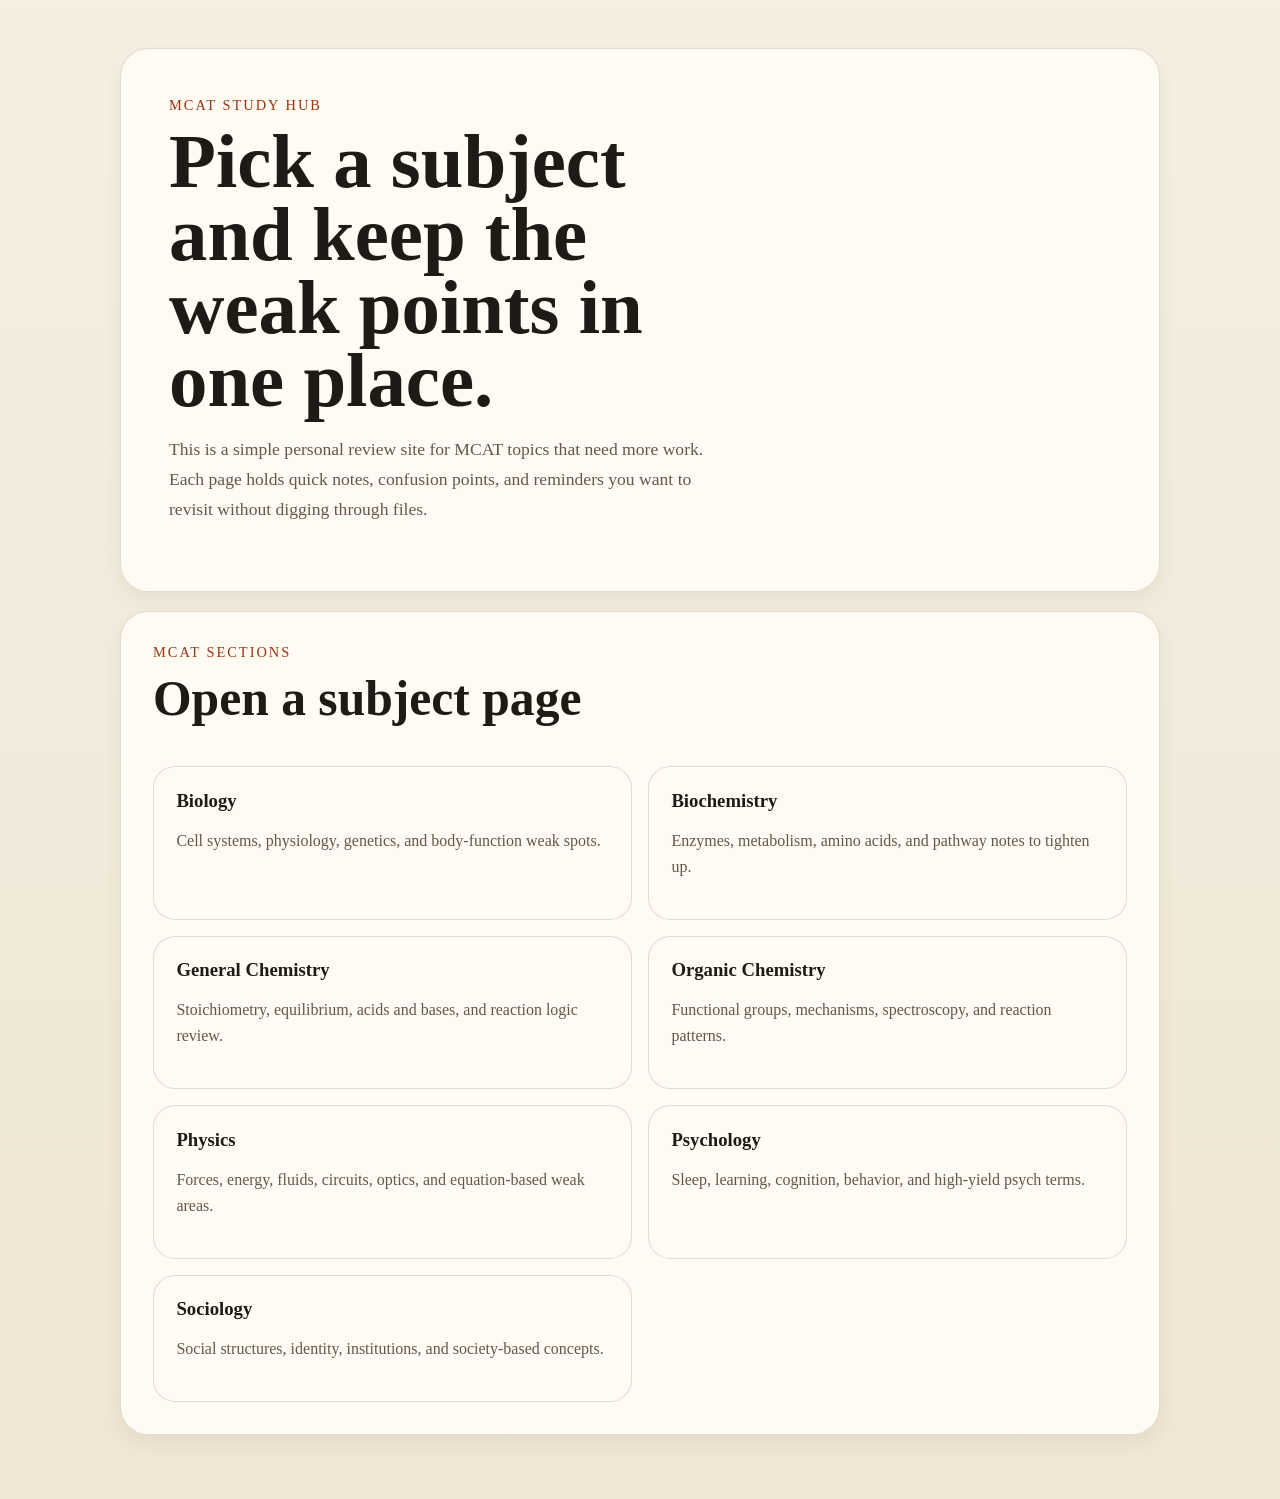
<file: index.html>
<!DOCTYPE html>
<html lang="en">
<head>
  <meta charset="UTF-8" />
  <meta name="viewport" content="width=device-width, initial-scale=1.0" />
  <title>MCAT Focus Notes</title>
  <link rel="stylesheet" href="styles.css" />
</head>
<body>
  <main class="page-shell">
    <section class="hero">
      <p class="eyebrow">MCAT Study Hub</p>
      <h1>Pick a subject and keep the weak points in one place.</h1>
      <p class="lede">
        This is a simple personal review site for MCAT topics that need more work. Each page holds
        quick notes, confusion points, and reminders you want to revisit without digging through files.
      </p>
    </section>

    <section class="subject-panel">
      <div class="section-heading">
        <p class="eyebrow">MCAT Sections</p>
        <h2>Open a subject page</h2>
      </div>

      <section class="subject-grid">
        <a class="subject-card" href="./subjects/biology.html">
          <h3>Biology</h3>
          <p>Cell systems, physiology, genetics, and body-function weak spots.</p>
        </a>
        <a class="subject-card" href="./subjects/biochemistry.html">
          <h3>Biochemistry</h3>
          <p>Enzymes, metabolism, amino acids, and pathway notes to tighten up.</p>
        </a>
        <a class="subject-card" href="./subjects/general-chemistry.html">
          <h3>General Chemistry</h3>
          <p>Stoichiometry, equilibrium, acids and bases, and reaction logic review.</p>
        </a>
        <a class="subject-card" href="./subjects/organic-chemistry.html">
          <h3>Organic Chemistry</h3>
          <p>Functional groups, mechanisms, spectroscopy, and reaction patterns.</p>
        </a>
        <a class="subject-card" href="./subjects/physics.html">
          <h3>Physics</h3>
          <p>Forces, energy, fluids, circuits, optics, and equation-based weak areas.</p>
        </a>
        <a class="subject-card" href="./subjects/psychology.html">
          <h3>Psychology</h3>
          <p>Sleep, learning, cognition, behavior, and high-yield psych terms.</p>
        </a>
        <a class="subject-card" href="./subjects/sociology.html">
          <h3>Sociology</h3>
          <p>Social structures, identity, institutions, and society-based concepts.</p>
        </a>
      </section>
    </section>
  </main>
</body>
</html>
</file>
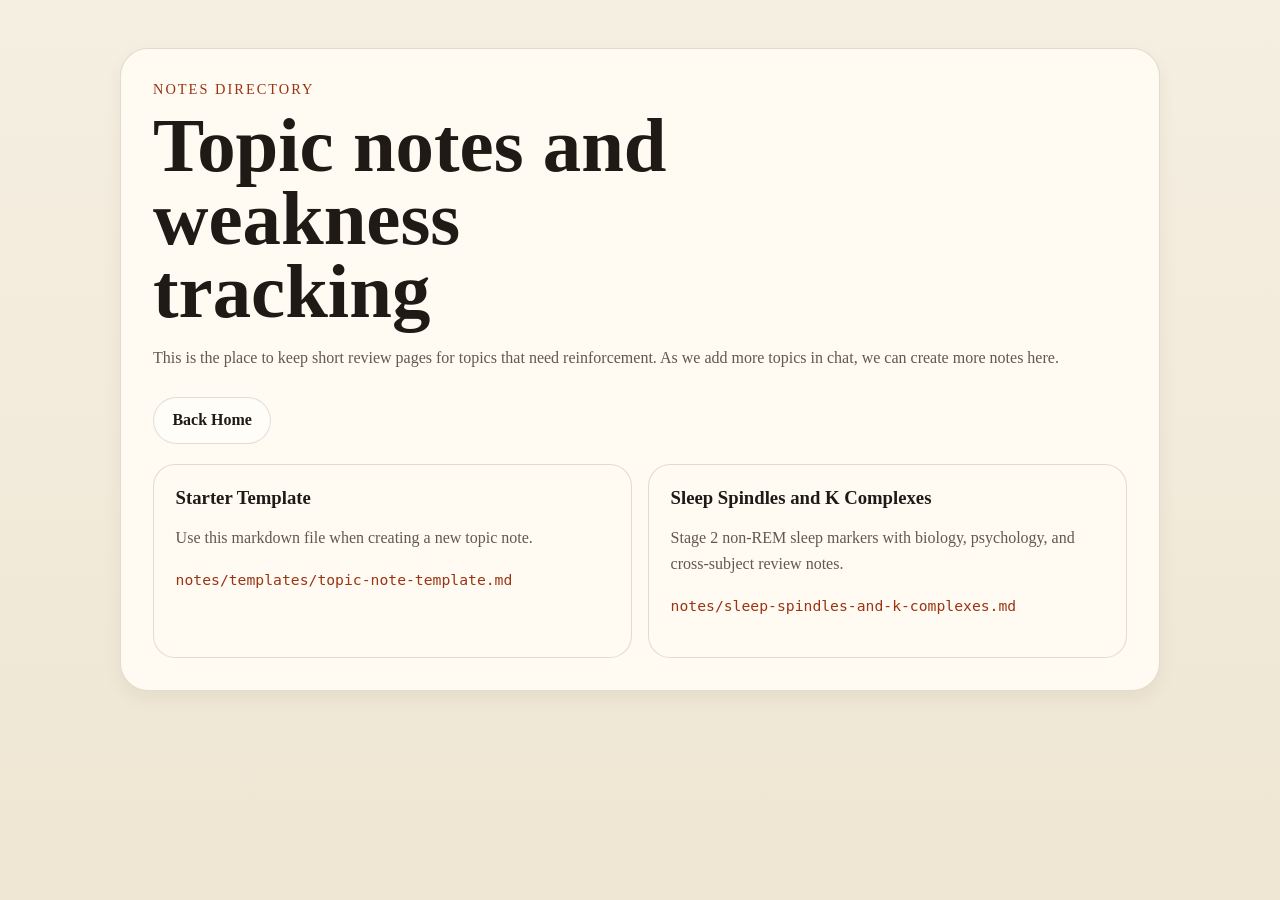
<file: notes/index.html>
<!DOCTYPE html>
<html lang="en">
<head>
  <meta charset="UTF-8" />
  <meta name="viewport" content="width=device-width, initial-scale=1.0" />
  <title>Notes Directory</title>
  <link rel="stylesheet" href="../styles.css" />
</head>
<body>
  <main class="page-shell">
    <section class="notes-panel">
      <p class="eyebrow">Notes Directory</p>
      <h1>Topic notes and weakness tracking</h1>
      <p class="notes-intro">
        This is the place to keep short review pages for topics that need reinforcement.
        As we add more topics in chat, we can create more notes here.
      </p>

      <div class="top-actions">
        <a class="button secondary" href="../index.html">Back Home</a>
      </div>

      <section class="note-list">
        <article class="note-card">
          <h3>Starter Template</h3>
          <p>Use this markdown file when creating a new topic note.</p>
          <p><code>notes/templates/topic-note-template.md</code></p>
        </article>
        <article class="note-card">
          <h3>Sleep Spindles and K Complexes</h3>
          <p>Stage 2 non-REM sleep markers with biology, psychology, and cross-subject review notes.</p>
          <p><code>notes/sleep-spindles-and-k-complexes.md</code></p>
        </article>
      </section>
    </section>
  </main>
</body>
</html>
</file>
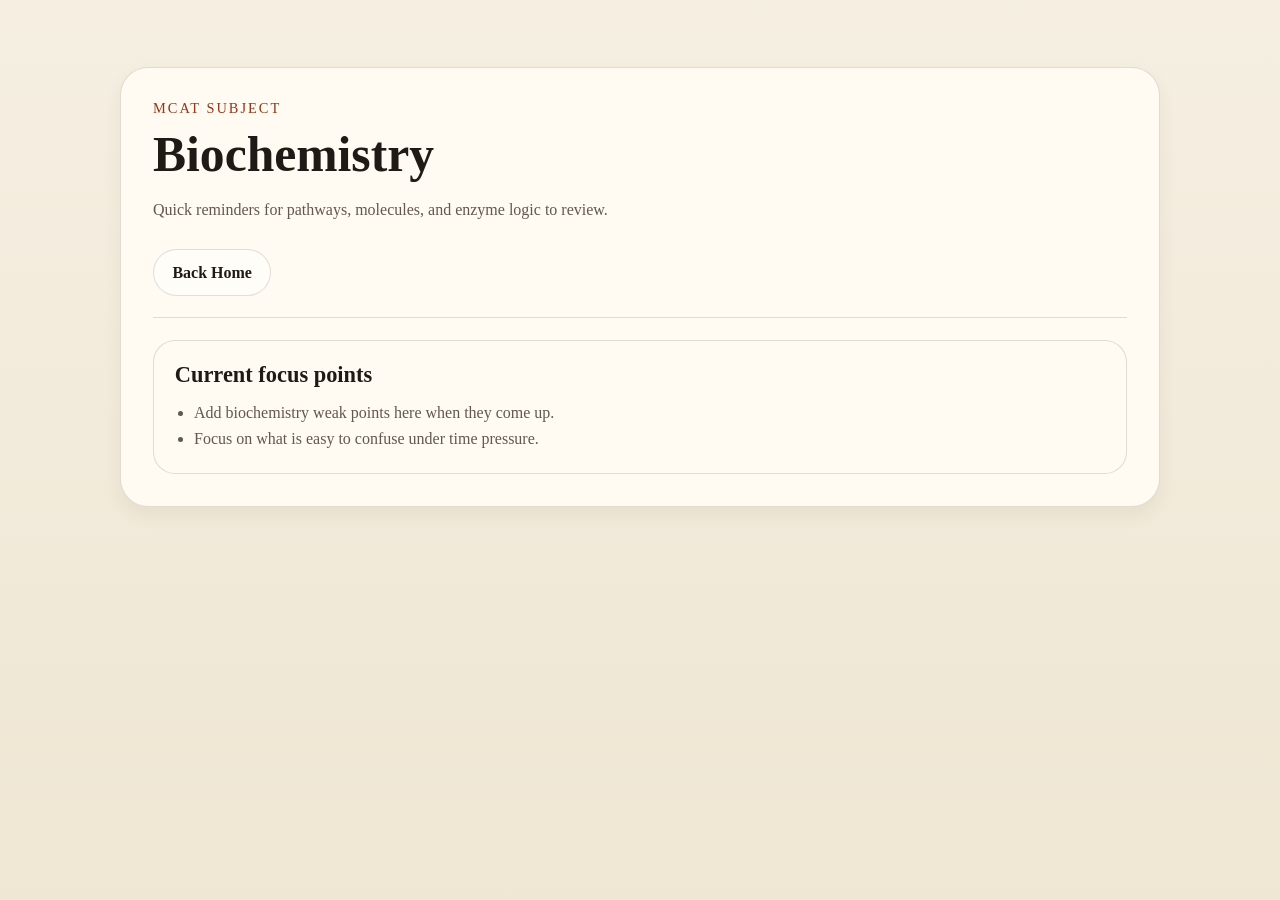
<file: subjects/biochemistry.html>
<!DOCTYPE html>
<html lang="en">
<head>
  <meta charset="UTF-8" />
  <meta name="viewport" content="width=device-width, initial-scale=1.0" />
  <title>Biochemistry</title>
  <link rel="stylesheet" href="../styles.css" />
</head>
<body>
  <main class="page-shell">
    <section class="subject-page">
      <header class="subject-header">
        <p class="eyebrow">MCAT Subject</p>
        <h1>Biochemistry</h1>
        <p class="subject-intro">Quick reminders for pathways, molecules, and enzyme logic to review.</p>
        <div class="subject-actions">
          <a class="button secondary" href="../index.html">Back Home</a>
        </div>
      </header>

      <section class="entry-list">
        <article class="entry-card">
          <h2>Current focus points</h2>
          <ul>
            <li>Add biochemistry weak points here when they come up.</li>
            <li>Focus on what is easy to confuse under time pressure.</li>
          </ul>
        </article>
      </section>
    </section>
  </main>
</body>
</html>
</file>
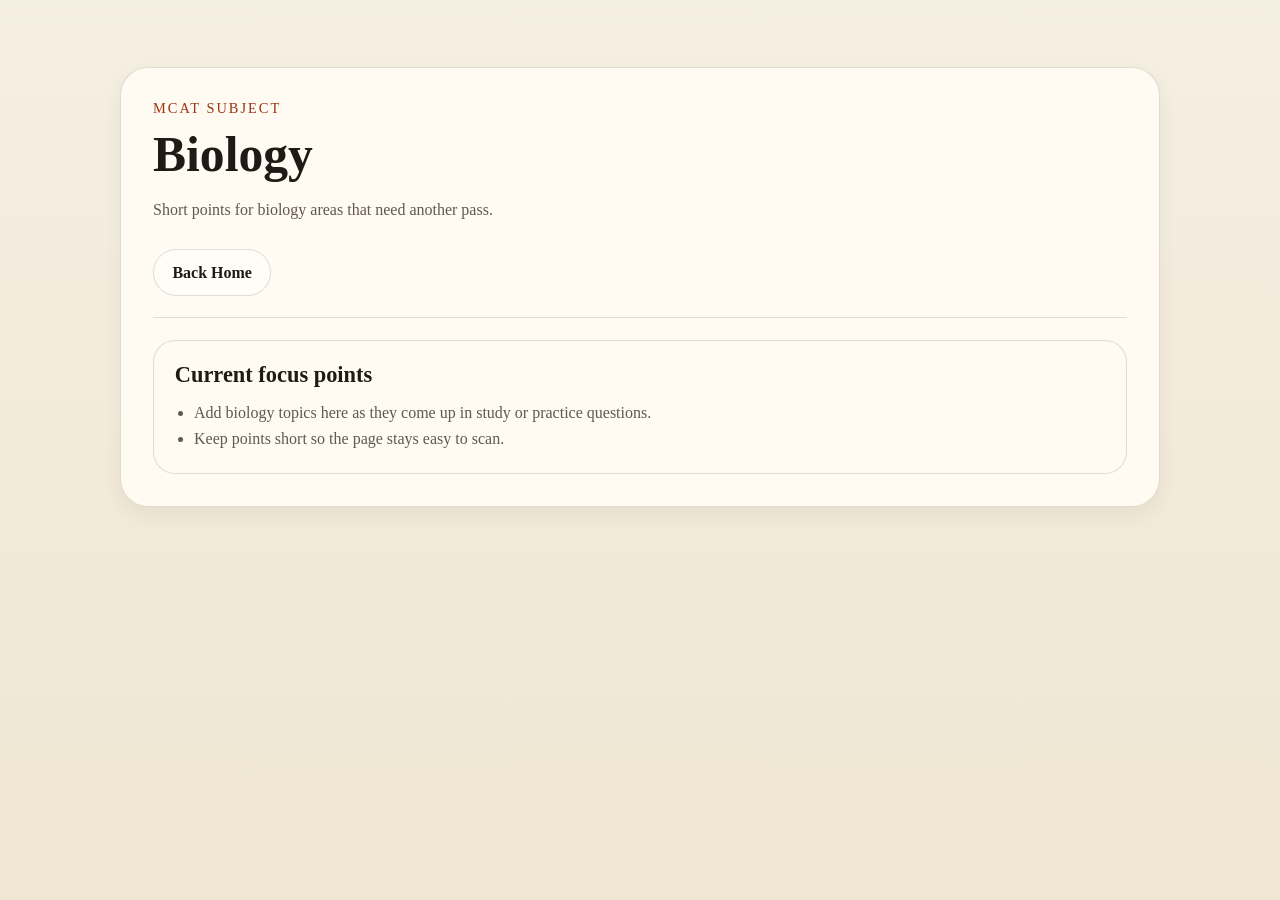
<file: subjects/biology.html>
<!DOCTYPE html>
<html lang="en">
<head>
  <meta charset="UTF-8" />
  <meta name="viewport" content="width=device-width, initial-scale=1.0" />
  <title>Biology</title>
  <link rel="stylesheet" href="../styles.css" />
</head>
<body>
  <main class="page-shell">
    <section class="subject-page">
      <header class="subject-header">
        <p class="eyebrow">MCAT Subject</p>
        <h1>Biology</h1>
        <p class="subject-intro">Short points for biology areas that need another pass.</p>
        <div class="subject-actions">
          <a class="button secondary" href="../index.html">Back Home</a>
        </div>
      </header>

      <section class="entry-list">
        <article class="entry-card">
          <h2>Current focus points</h2>
          <ul>
            <li>Add biology topics here as they come up in study or practice questions.</li>
            <li>Keep points short so the page stays easy to scan.</li>
          </ul>
        </article>
      </section>
    </section>
  </main>
</body>
</html>
</file>
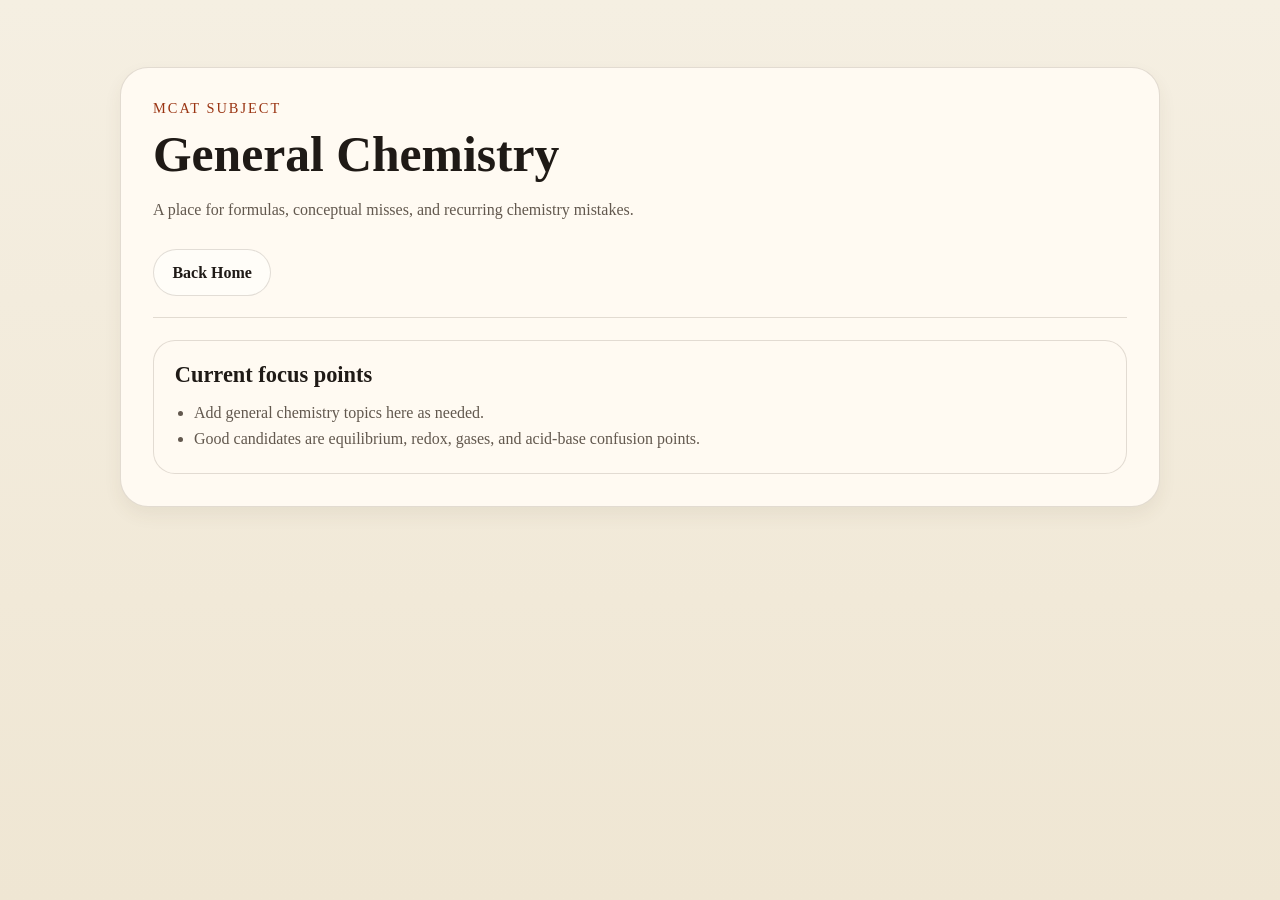
<file: subjects/general-chemistry.html>
<!DOCTYPE html>
<html lang="en">
<head>
  <meta charset="UTF-8" />
  <meta name="viewport" content="width=device-width, initial-scale=1.0" />
  <title>General Chemistry</title>
  <link rel="stylesheet" href="../styles.css" />
</head>
<body>
  <main class="page-shell">
    <section class="subject-page">
      <header class="subject-header">
        <p class="eyebrow">MCAT Subject</p>
        <h1>General Chemistry</h1>
        <p class="subject-intro">A place for formulas, conceptual misses, and recurring chemistry mistakes.</p>
        <div class="subject-actions">
          <a class="button secondary" href="../index.html">Back Home</a>
        </div>
      </header>

      <section class="entry-list">
        <article class="entry-card">
          <h2>Current focus points</h2>
          <ul>
            <li>Add general chemistry topics here as needed.</li>
            <li>Good candidates are equilibrium, redox, gases, and acid-base confusion points.</li>
          </ul>
        </article>
      </section>
    </section>
  </main>
</body>
</html>
</file>
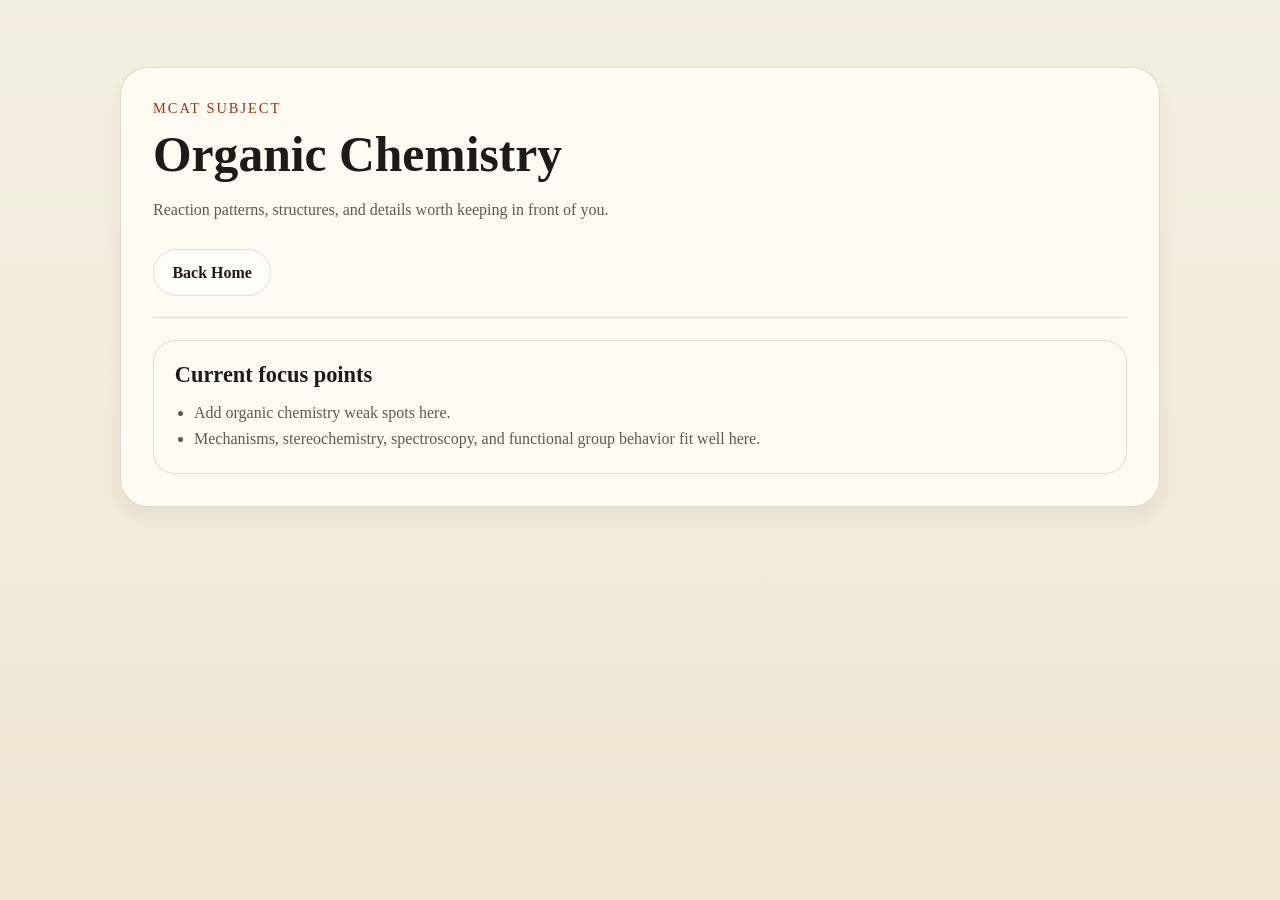
<file: subjects/organic-chemistry.html>
<!DOCTYPE html>
<html lang="en">
<head>
  <meta charset="UTF-8" />
  <meta name="viewport" content="width=device-width, initial-scale=1.0" />
  <title>Organic Chemistry</title>
  <link rel="stylesheet" href="../styles.css" />
</head>
<body>
  <main class="page-shell">
    <section class="subject-page">
      <header class="subject-header">
        <p class="eyebrow">MCAT Subject</p>
        <h1>Organic Chemistry</h1>
        <p class="subject-intro">Reaction patterns, structures, and details worth keeping in front of you.</p>
        <div class="subject-actions">
          <a class="button secondary" href="../index.html">Back Home</a>
        </div>
      </header>

      <section class="entry-list">
        <article class="entry-card">
          <h2>Current focus points</h2>
          <ul>
            <li>Add organic chemistry weak spots here.</li>
            <li>Mechanisms, stereochemistry, spectroscopy, and functional group behavior fit well here.</li>
          </ul>
        </article>
      </section>
    </section>
  </main>
</body>
</html>
</file>
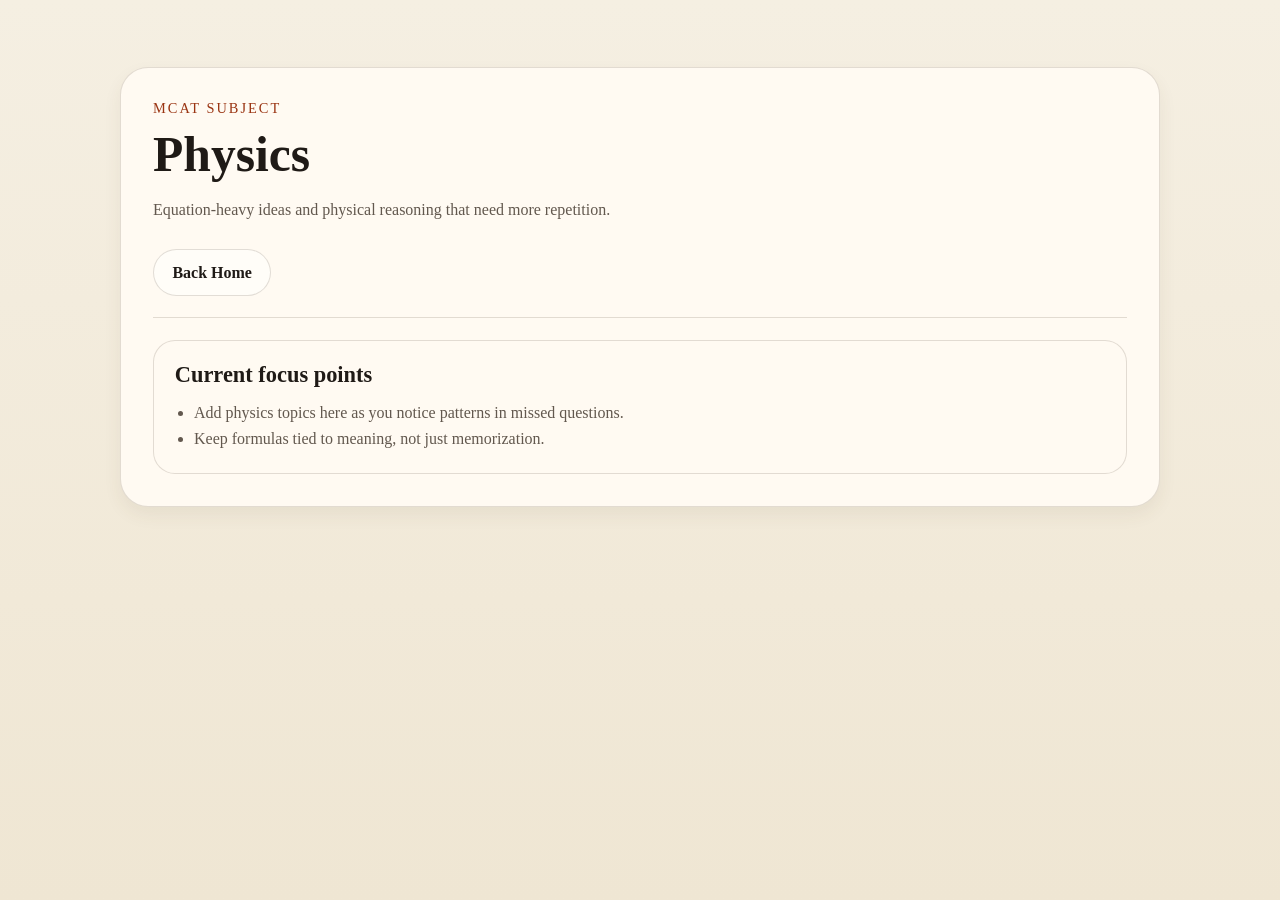
<file: subjects/physics.html>
<!DOCTYPE html>
<html lang="en">
<head>
  <meta charset="UTF-8" />
  <meta name="viewport" content="width=device-width, initial-scale=1.0" />
  <title>Physics</title>
  <link rel="stylesheet" href="../styles.css" />
</head>
<body>
  <main class="page-shell">
    <section class="subject-page">
      <header class="subject-header">
        <p class="eyebrow">MCAT Subject</p>
        <h1>Physics</h1>
        <p class="subject-intro">Equation-heavy ideas and physical reasoning that need more repetition.</p>
        <div class="subject-actions">
          <a class="button secondary" href="../index.html">Back Home</a>
        </div>
      </header>

      <section class="entry-list">
        <article class="entry-card">
          <h2>Current focus points</h2>
          <ul>
            <li>Add physics topics here as you notice patterns in missed questions.</li>
            <li>Keep formulas tied to meaning, not just memorization.</li>
          </ul>
        </article>
      </section>
    </section>
  </main>
</body>
</html>
</file>
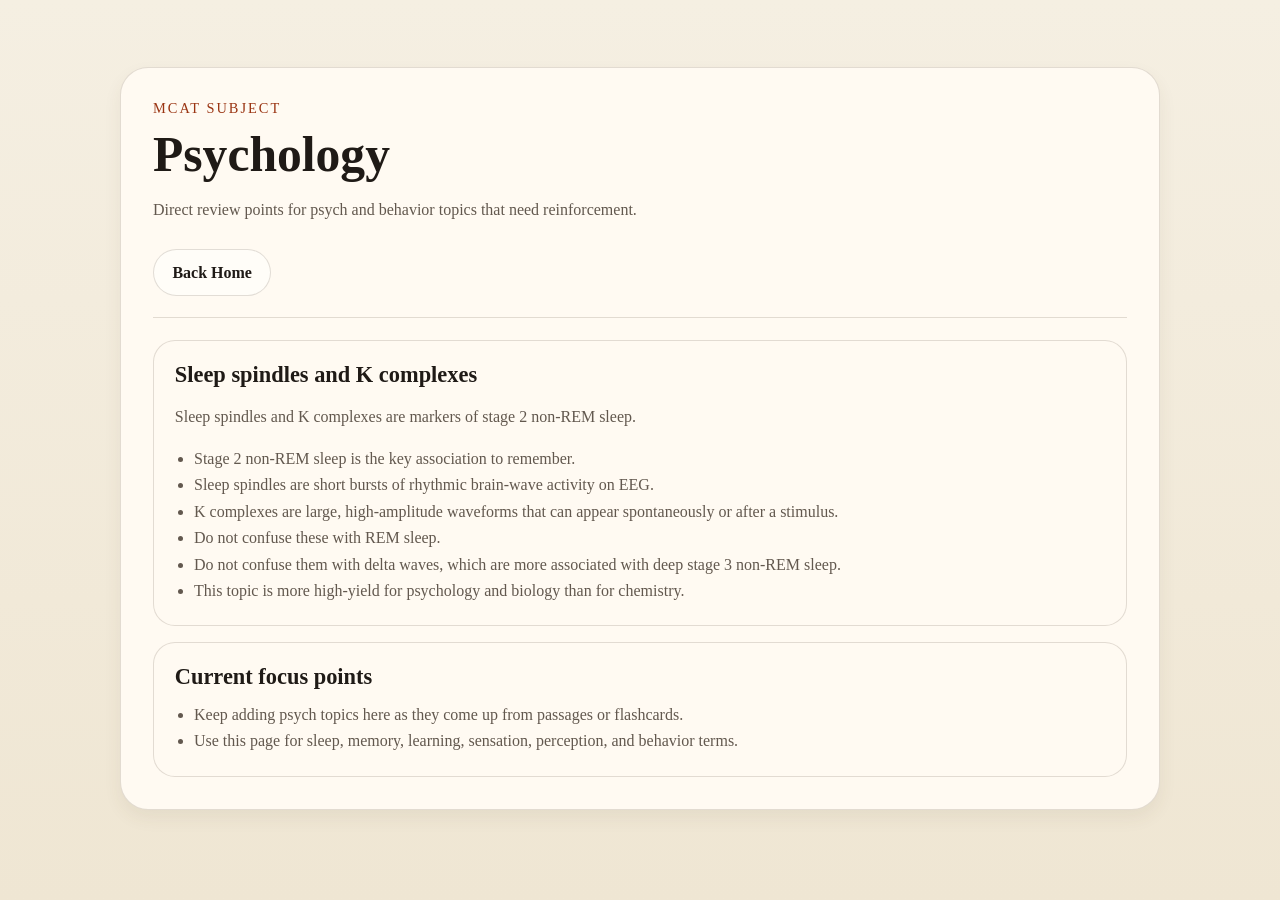
<file: subjects/psychology.html>
<!DOCTYPE html>
<html lang="en">
<head>
  <meta charset="UTF-8" />
  <meta name="viewport" content="width=device-width, initial-scale=1.0" />
  <title>Psychology</title>
  <link rel="stylesheet" href="../styles.css" />
</head>
<body>
  <main class="page-shell">
    <section class="subject-page">
      <header class="subject-header">
        <p class="eyebrow">MCAT Subject</p>
        <h1>Psychology</h1>
        <p class="subject-intro">Direct review points for psych and behavior topics that need reinforcement.</p>
        <div class="subject-actions">
          <a class="button secondary" href="../index.html">Back Home</a>
        </div>
      </header>

      <section class="entry-list">
        <article class="entry-card">
          <h2>Sleep spindles and K complexes</h2>
          <p>Sleep spindles and K complexes are markers of stage 2 non-REM sleep.</p>
          <ul>
            <li>Stage 2 non-REM sleep is the key association to remember.</li>
            <li>Sleep spindles are short bursts of rhythmic brain-wave activity on EEG.</li>
            <li>K complexes are large, high-amplitude waveforms that can appear spontaneously or after a stimulus.</li>
            <li>Do not confuse these with REM sleep.</li>
            <li>Do not confuse them with delta waves, which are more associated with deep stage 3 non-REM sleep.</li>
            <li>This topic is more high-yield for psychology and biology than for chemistry.</li>
          </ul>
        </article>

        <article class="entry-card">
          <h2>Current focus points</h2>
          <ul>
            <li>Keep adding psych topics here as they come up from passages or flashcards.</li>
            <li>Use this page for sleep, memory, learning, sensation, perception, and behavior terms.</li>
          </ul>
        </article>
      </section>
    </section>
  </main>
</body>
</html>
</file>
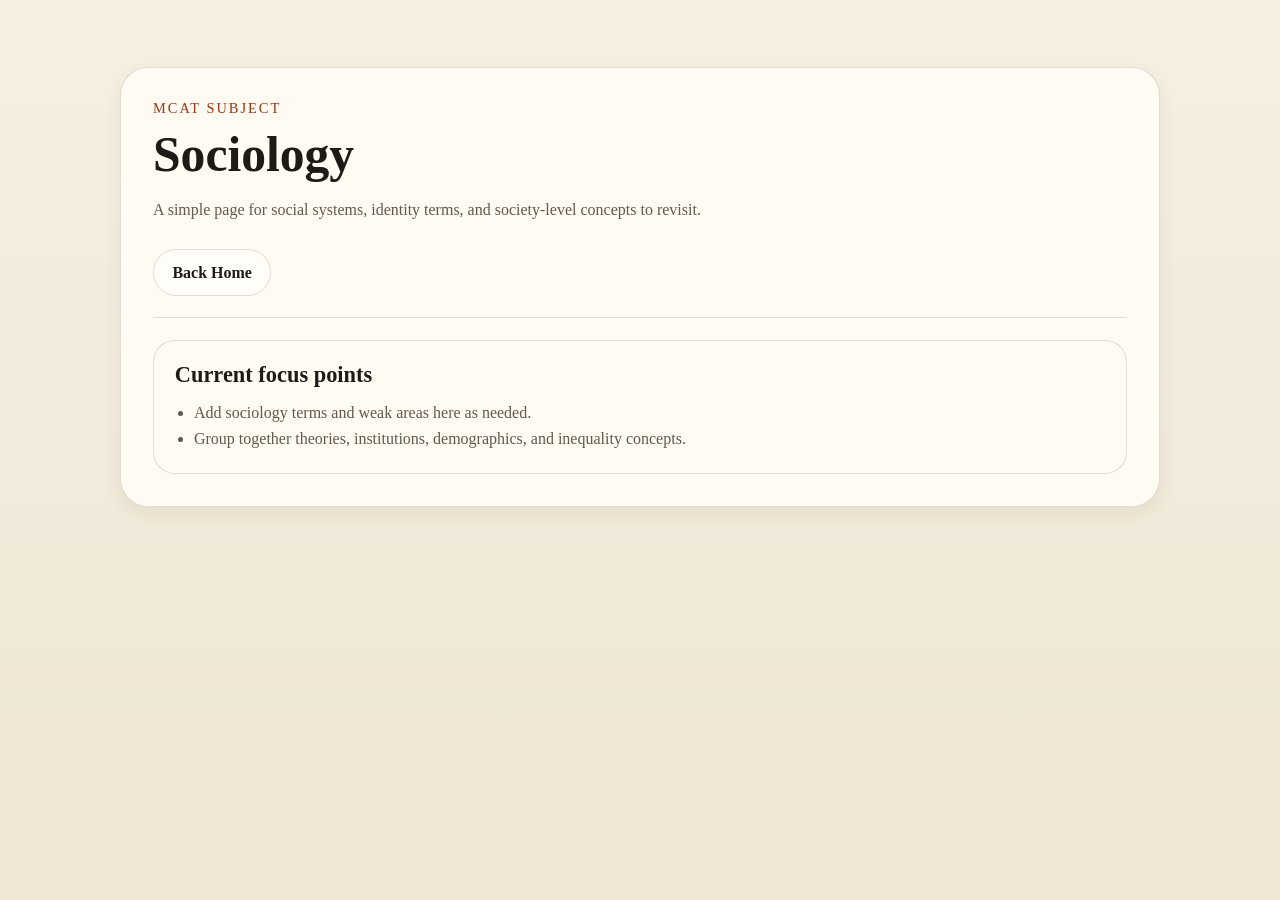
<file: subjects/sociology.html>
<!DOCTYPE html>
<html lang="en">
<head>
  <meta charset="UTF-8" />
  <meta name="viewport" content="width=device-width, initial-scale=1.0" />
  <title>Sociology</title>
  <link rel="stylesheet" href="../styles.css" />
</head>
<body>
  <main class="page-shell">
    <section class="subject-page">
      <header class="subject-header">
        <p class="eyebrow">MCAT Subject</p>
        <h1>Sociology</h1>
        <p class="subject-intro">A simple page for social systems, identity terms, and society-level concepts to revisit.</p>
        <div class="subject-actions">
          <a class="button secondary" href="../index.html">Back Home</a>
        </div>
      </header>

      <section class="entry-list">
        <article class="entry-card">
          <h2>Current focus points</h2>
          <ul>
            <li>Add sociology terms and weak areas here as needed.</li>
            <li>Group together theories, institutions, demographics, and inequality concepts.</li>
          </ul>
        </article>
      </section>
    </section>
  </main>
</body>
</html>
</file>
<file: styles.css>
:root {
  --bg: #f5efe2;
  --bg-accent: #efe6d3;
  --surface: #fffaf2;
  --surface-strong: #fffdf8;
  --text: #1f1a16;
  --muted: #62584e;
  --accent: #9a3412;
  --accent-soft: #f7d6b5;
  --border: rgba(79, 58, 41, 0.16);
  --shadow: 0 8px 18px rgba(92, 64, 36, 0.07);
}

* {
  box-sizing: border-box;
}

body {
  margin: 0;
  min-height: 100vh;
  font-family: "Palatino Linotype", "Book Antiqua", Palatino, Georgia, serif;
  color: var(--text);
  background: linear-gradient(180deg, var(--bg), var(--bg-accent));
}

a {
  color: inherit;
}

.page-shell {
  width: min(1040px, calc(100% - 2rem));
  margin: 0 auto;
  padding: 3rem 0 4rem;
}

.hero,
.notes-panel,
.subject-panel,
.subject-page {
  background: var(--surface);
  border: 1px solid var(--border);
  border-radius: 28px;
  box-shadow: var(--shadow);
}

.hero {
  padding: 3rem;
}

.eyebrow {
  margin: 0 0 0.75rem;
  font-size: 0.9rem;
  letter-spacing: 0.14em;
  text-transform: uppercase;
  color: var(--accent);
}

h1,
h2,
h3 {
  margin-top: 0;
  font-weight: 600;
}

h1 {
  max-width: 14ch;
  margin-bottom: 1rem;
  font-size: clamp(2.5rem, 7vw, 4.8rem);
  line-height: 0.95;
}

.section-heading h2,
.subject-header h1 {
  max-width: none;
  font-size: clamp(2rem, 4vw, 3.1rem);
  line-height: 1.05;
}

.lede {
  max-width: 62ch;
  font-size: 1.1rem;
  line-height: 1.7;
  color: var(--muted);
}

.hero-actions,
.top-actions,
.subject-actions {
  display: flex;
  gap: 0.85rem;
  flex-wrap: wrap;
  margin-top: 1.6rem;
}

.button {
  display: inline-flex;
  align-items: center;
  justify-content: center;
  padding: 0.85rem 1.15rem;
  border-radius: 999px;
  border: 1px solid var(--border);
  text-decoration: none;
  font-weight: 600;
  transition: transform 160ms ease, background-color 160ms ease;
}

.button:hover {
  transform: translateY(-1px);
}

.button.primary {
  background: var(--accent);
  border-color: var(--accent);
  color: #fff8f3;
}

.button.secondary {
  background: var(--surface-strong);
}

.info-card,
.note-card {
  padding: 1.35rem;
  background: rgba(255, 250, 242, 0.78);
  border: 1px solid var(--border);
  border-radius: 22px;
}

.info-card p,
.note-card p,
.notes-intro,
.empty-state,
.subject-intro,
.subject-card p,
.entry-card p,
.entry-card li {
  color: var(--muted);
  line-height: 1.65;
}

.notes-panel {
  padding: 2rem;
}

.subject-panel,
.subject-page {
  margin-top: 1.2rem;
  padding: 2rem;
}

.subject-grid {
  display: grid;
  grid-template-columns: repeat(2, minmax(0, 1fr));
  gap: 1rem;
  margin-top: 1.25rem;
}

.subject-card {
  display: block;
  padding: 1.4rem;
  background: rgba(255, 250, 242, 0.78);
  border: 1px solid var(--border);
  border-radius: 22px;
  text-decoration: none;
  transition: transform 160ms ease, box-shadow 160ms ease;
}

.subject-card:hover {
  transform: translateY(-2px);
  box-shadow: 0 10px 20px rgba(92, 64, 36, 0.08);
}

.subject-card h3 {
  margin-bottom: 0.4rem;
}

.subject-header {
  border-bottom: 1px solid var(--border);
  padding-bottom: 1.3rem;
}

.entry-list {
  display: grid;
  gap: 1rem;
  margin-top: 1.35rem;
}

.entry-card {
  padding: 1.3rem;
  background: rgba(255, 250, 242, 0.78);
  border: 1px solid var(--border);
  border-radius: 22px;
}

.entry-card h2 {
  margin-bottom: 0.6rem;
  font-size: 1.4rem;
}

.entry-card ul {
  margin: 0.75rem 0 0;
  padding-left: 1.2rem;
}

.note-list {
  display: grid;
  grid-template-columns: repeat(2, minmax(0, 1fr));
  gap: 1rem;
  margin-top: 1.25rem;
}

.note-card h3 {
  margin-bottom: 0.5rem;
}

.note-card code {
  font-size: 0.92rem;
  color: var(--accent);
}

@media (max-width: 820px) {
  .hero {
    padding: 2rem 1.35rem;
  }

  .notes-panel,
  .subject-panel,
  .subject-page {
    padding: 1.5rem 1rem;
  }

  .note-list,
  .subject-grid {
    grid-template-columns: 1fr;
  }

  h1 {
    max-width: none;
  }
}
</file>
